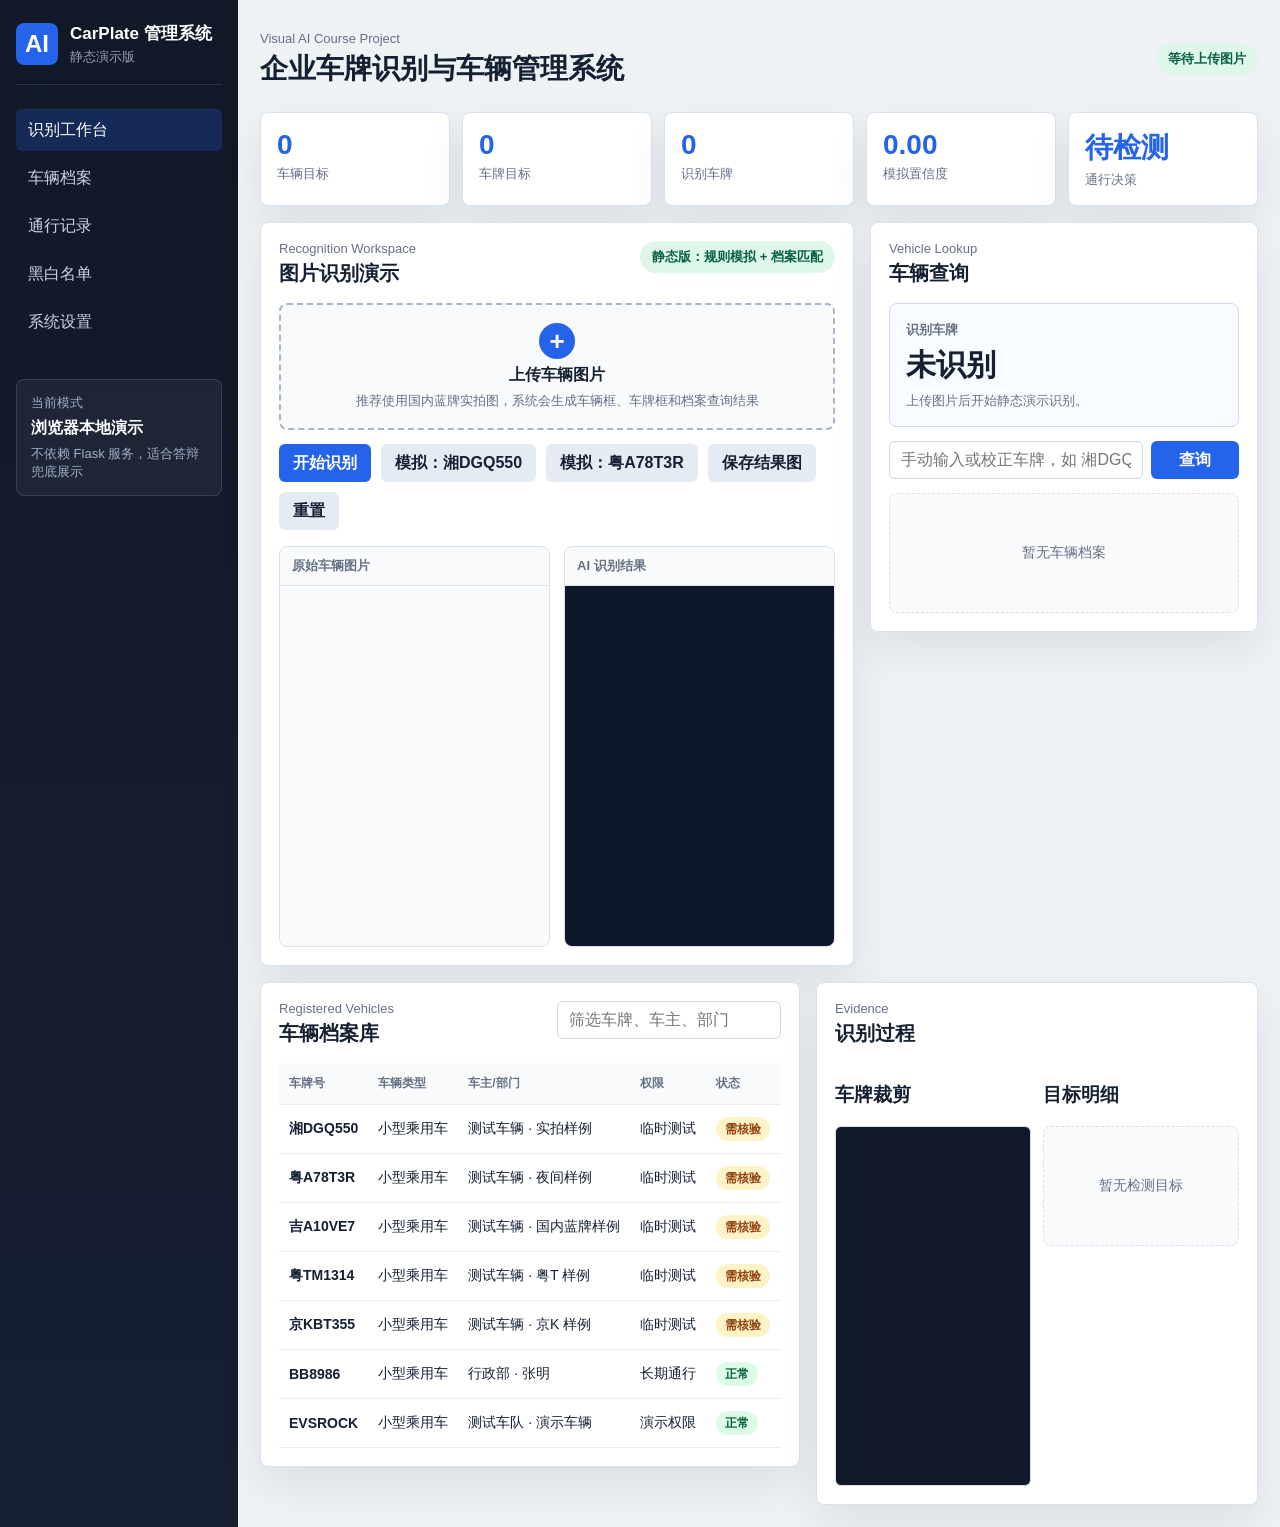
<file: static-demo.html>
<!doctype html>
<html lang="zh-CN">
  <head>
    <meta charset="utf-8" />
    <meta name="viewport" content="width=device-width, initial-scale=1" />
    <title>企业车牌识别与车辆管理系统 - 静态演示版</title>
    <style>
      :root {
        --bg: #eef2f5;
        --panel: #ffffff;
        --ink: #152033;
        --muted: #667085;
        --line: #d9e1ec;
        --blue: #2563eb;
        --blue-dark: #1d4ed8;
        --green: #16845b;
        --orange: #d97706;
        --red: #dc2626;
        --dark: #111827;
        --shadow: 0 18px 42px rgba(15, 23, 42, 0.08);
      }

      * { box-sizing: border-box; }
      body {
        margin: 0;
        min-height: 100vh;
        color: var(--ink);
        background: var(--bg);
        font-family: "Microsoft YaHei", "Segoe UI", Arial, sans-serif;
      }

      button, input { font: inherit; }
      button { cursor: pointer; }

      .shell {
        min-height: 100vh;
        display: grid;
        grid-template-columns: 238px minmax(0, 1fr);
      }

      .sidebar {
        padding: 22px 16px;
        color: #dbeafe;
        background: linear-gradient(180deg, #111827, #172033);
      }

      .brand {
        display: flex;
        gap: 12px;
        align-items: center;
        padding-bottom: 18px;
        border-bottom: 1px solid rgba(255, 255, 255, 0.12);
      }
      .mark {
        width: 42px;
        height: 42px;
        display: grid;
        place-items: center;
        border-radius: 8px;
        color: #fff;
        background: var(--blue);
        font-size: 24px;
        font-weight: 900;
      }
      .brand strong, .brand small { display: block; }
      .brand strong { color: #fff; font-size: 17px; }
      .brand small { margin-top: 3px; color: #94a3b8; }

      .nav {
        display: grid;
        gap: 6px;
        margin-top: 24px;
      }
      .nav button {
        height: 42px;
        border: 0;
        border-radius: 6px;
        color: #cbd5e1;
        background: transparent;
        text-align: left;
        padding: 0 12px;
      }
      .nav button.active, .nav button:hover {
        color: #fff;
        background: rgba(37, 99, 235, 0.24);
      }

      .operator {
        position: sticky;
        top: 20px;
        margin-top: 36px;
        padding: 14px;
        border: 1px solid rgba(255, 255, 255, 0.12);
        border-radius: 8px;
        background: rgba(255, 255, 255, 0.05);
      }
      .operator span, .operator strong, .operator small { display: block; }
      .operator span, .operator small { color: #9fb0c8; font-size: 13px; }
      .operator strong { margin: 6px 0; color: #fff; }

      .main {
        min-width: 0;
        padding: 22px;
        display: grid;
        gap: 16px;
      }

      .topbar {
        min-height: 74px;
        display: flex;
        align-items: center;
        justify-content: space-between;
        gap: 16px;
      }
      .topbar p, .section-head p {
        margin: 0;
        color: var(--muted);
        font-size: 13px;
      }
      .topbar h1, .section-head h2 {
        margin: 4px 0 0;
      }
      .topbar h1 { font-size: 28px; }
      .section-head h2 { font-size: 20px; }

      .pill {
        display: inline-flex;
        align-items: center;
        height: 32px;
        border-radius: 999px;
        padding: 0 12px;
        color: #065f46;
        background: #dff6ea;
        font-size: 13px;
        font-weight: 800;
        white-space: nowrap;
      }

      .stats {
        display: grid;
        grid-template-columns: repeat(5, minmax(0, 1fr));
        gap: 12px;
      }
      .card, .stat, .panel {
        border: 1px solid var(--line);
        border-radius: 8px;
        background: var(--panel);
        box-shadow: var(--shadow);
      }
      .stat { padding: 16px; }
      .stat strong {
        display: block;
        color: var(--blue);
        font-size: 28px;
      }
      .stat span {
        display: block;
        margin-top: 4px;
        color: var(--muted);
        font-size: 13px;
      }

      .work {
        display: grid;
        grid-template-columns: minmax(0, 1fr) 388px;
        gap: 16px;
        align-items: start;
      }
      .panel { padding: 18px; }
      .section-head {
        display: flex;
        justify-content: space-between;
        align-items: flex-start;
        gap: 12px;
        margin-bottom: 16px;
      }

      .drop {
        min-height: 118px;
        display: grid;
        place-items: center;
        gap: 6px;
        padding: 18px;
        border: 2px dashed #a8b5c5;
        border-radius: 8px;
        background: #f8fafc;
        text-align: center;
        cursor: pointer;
      }
      .drop:hover, .drop.dragging {
        border-color: var(--blue);
        background: #edf5ff;
      }
      .drop input { display: none; }
      .upload-icon {
        width: 36px;
        height: 36px;
        display: grid;
        place-items: center;
        border-radius: 50%;
        color: #fff;
        background: var(--blue);
        font-size: 26px;
        font-weight: 800;
      }
      .drop small { color: var(--muted); }

      .actions {
        display: flex;
        flex-wrap: wrap;
        gap: 10px;
        margin-top: 14px;
      }
      .primary, .secondary {
        height: 38px;
        border: 0;
        border-radius: 6px;
        padding: 0 14px;
        font-weight: 800;
      }
      .primary { color: #fff; background: var(--blue); }
      .primary:hover { background: var(--blue-dark); }
      .secondary { color: var(--ink); background: #e5ebf3; }

      .image-grid {
        display: grid;
        grid-template-columns: repeat(2, minmax(0, 1fr));
        gap: 14px;
        margin-top: 16px;
      }
      figure {
        margin: 0;
        border: 1px solid var(--line);
        border-radius: 8px;
        overflow: hidden;
        background: #f8fafc;
      }
      figcaption {
        padding: 10px 12px;
        border-bottom: 1px solid var(--line);
        color: var(--muted);
        font-size: 13px;
        font-weight: 800;
      }
      figure img, canvas {
        width: 100%;
        height: 360px;
        display: block;
        object-fit: contain;
        background: #0f172a;
      }
      figure img:not([src]) { display: none; }

      .readout {
        border: 1px solid #cfd9e7;
        border-radius: 8px;
        padding: 16px;
        background: #f8fbff;
      }
      .readout span, .readout p { color: var(--muted); }
      .readout span { font-size: 13px; font-weight: 800; }
      .readout strong {
        display: block;
        margin-top: 6px;
        font-size: 30px;
        letter-spacing: 0;
      }
      .readout p { margin: 6px 0 0; font-size: 13px; }

      .manual {
        margin-top: 14px;
        display: grid;
        grid-template-columns: minmax(0, 1fr) 88px;
        gap: 8px;
      }
      input[type="text"], input[type="search"] {
        height: 38px;
        border: 1px solid #cfd8e5;
        border-radius: 6px;
        padding: 0 11px;
        color: var(--ink);
        background: #fff;
      }

      .profile { margin-top: 14px; }
      .empty {
        min-height: 120px;
        display: grid;
        place-items: center;
        border: 1px dashed var(--line);
        border-radius: 8px;
        color: var(--muted);
        background: #f8fafc;
        font-size: 14px;
      }
      .profile-title {
        display: flex;
        align-items: center;
        justify-content: space-between;
        gap: 12px;
        margin-bottom: 12px;
      }
      .profile-title span { display: block; color: var(--muted); font-size: 13px; }
      .profile-title strong { display: block; margin-top: 2px; font-size: 26px; }
      .badge {
        display: inline-flex;
        align-items: center;
        height: 24px;
        border-radius: 999px;
        padding: 0 9px;
        font-size: 12px;
        font-style: normal;
        font-weight: 900;
      }
      .ok { color: #05603a; background: #dcfce7; }
      .warn { color: #92400e; background: #fef3c7; }
      .danger { color: #991b1b; background: #fee2e2; }

      .details { display: grid; gap: 8px; margin: 0; }
      .details div {
        display: grid;
        grid-template-columns: 88px minmax(0, 1fr);
        gap: 10px;
        padding: 9px 0;
        border-bottom: 1px solid #edf1f6;
      }
      .details dt { color: var(--muted); font-size: 13px; }
      .details dd { margin: 0; font-weight: 700; }

      .lower {
        display: grid;
        grid-template-columns: minmax(0, 1.1fr) minmax(360px, 0.9fr);
        gap: 16px;
        align-items: start;
      }
      .table-wrap { overflow-x: auto; }
      table { width: 100%; border-collapse: collapse; font-size: 14px; }
      th, td {
        padding: 12px 10px;
        border-bottom: 1px solid #e8eef5;
        text-align: left;
        white-space: nowrap;
      }
      th { color: var(--muted); font-size: 12px; background: #f8fafc; }
      tbody tr { cursor: pointer; }
      tbody tr:hover { background: #f8fbff; }

      .evidence {
        display: grid;
        grid-template-columns: repeat(2, minmax(0, 1fr));
        gap: 12px;
      }
      .list {
        display: grid;
        gap: 10px;
      }
      .item {
        border: 1px solid var(--line);
        border-radius: 8px;
        padding: 11px;
        background: #fbfcfe;
      }
      .item strong, .item span, .item small { display: block; }
      .item span { margin-top: 5px; color: var(--orange); font-weight: 800; }
      .item small { margin-top: 3px; color: var(--muted); }
      .plate-crop {
        width: 100%;
        aspect-ratio: 3 / 1;
        border: 1px solid var(--line);
        border-radius: 6px;
        background: #111827;
      }

      @media (max-width: 1180px) {
        .shell { grid-template-columns: 1fr; }
        .sidebar { display: none; }
        .work, .lower { grid-template-columns: 1fr; }
      }
      @media (max-width: 760px) {
        .main { padding: 12px; }
        .topbar, .section-head { display: grid; align-items: stretch; }
        .stats { grid-template-columns: repeat(2, minmax(0, 1fr)); }
        .image-grid, .evidence { grid-template-columns: 1fr; }
        figure img, canvas { height: 280px; }
      }
    </style>
  </head>
  <body>
    <div class="shell">
      <aside class="sidebar">
        <div class="brand">
          <div class="mark">AI</div>
          <div>
            <strong>CarPlate 管理系统</strong>
            <small>静态演示版</small>
          </div>
        </div>
        <nav class="nav">
          <button class="active">识别工作台</button>
          <button>车辆档案</button>
          <button>通行记录</button>
          <button>黑白名单</button>
          <button>系统设置</button>
        </nav>
        <div class="operator">
          <span>当前模式</span>
          <strong>浏览器本地演示</strong>
          <small>不依赖 Flask 服务，适合答辩兜底展示</small>
        </div>
      </aside>

      <main class="main">
        <header class="topbar">
          <div>
            <p>Visual AI Course Project</p>
            <h1>企业车牌识别与车辆管理系统</h1>
          </div>
          <span class="pill" id="mode">等待上传图片</span>
        </header>

        <section class="stats">
          <div class="stat"><strong id="vehicleCount">0</strong><span>车辆目标</span></div>
          <div class="stat"><strong id="plateCount">0</strong><span>车牌目标</span></div>
          <div class="stat"><strong id="ocrCount">0</strong><span>识别车牌</span></div>
          <div class="stat"><strong id="confidence">0.00</strong><span>模拟置信度</span></div>
          <div class="stat"><strong id="decision">待检测</strong><span>通行决策</span></div>
        </section>

        <section class="work">
          <div class="panel">
            <div class="section-head">
              <div>
                <p>Recognition Workspace</p>
                <h2>图片识别演示</h2>
              </div>
              <span class="pill">静态版：规则模拟 + 档案匹配</span>
            </div>

            <label class="drop" id="drop">
              <input id="file" type="file" accept="image/*" />
              <span class="upload-icon">+</span>
              <strong>上传车辆图片</strong>
              <small>推荐使用国内蓝牌实拍图，系统会生成车辆框、车牌框和档案查询结果</small>
            </label>

            <div class="actions">
              <button class="primary" id="detectBtn">开始识别</button>
              <button class="secondary" id="sampleXiang">模拟：湘DGQ550</button>
              <button class="secondary" id="sampleYue">模拟：粤A78T3R</button>
              <button class="secondary" id="downloadBtn">保存结果图</button>
              <button class="secondary" id="resetBtn">重置</button>
            </div>

            <div class="image-grid">
              <figure>
                <figcaption>原始车辆图片</figcaption>
                <img id="preview" alt="原始车辆图片预览" />
              </figure>
              <figure>
                <figcaption>AI 识别结果</figcaption>
                <canvas id="canvas"></canvas>
              </figure>
            </div>
          </div>

          <aside class="panel">
            <div class="section-head">
              <div>
                <p>Vehicle Lookup</p>
                <h2>车辆查询</h2>
              </div>
            </div>
            <div class="readout">
              <span>识别车牌</span>
              <strong id="plateText">未识别</strong>
              <p id="plateMessage">上传图片后开始静态演示识别。</p>
            </div>
            <div class="manual">
              <input id="manualPlate" type="text" placeholder="手动输入或校正车牌，如 湘DGQ550" />
              <button class="primary" id="manualBtn">查询</button>
            </div>
            <div class="profile" id="profile">
              <div class="empty">暂无车辆档案</div>
            </div>
          </aside>
        </section>

        <section class="lower">
          <div class="panel">
            <div class="section-head">
              <div>
                <p>Registered Vehicles</p>
                <h2>车辆档案库</h2>
              </div>
              <input id="fleetSearch" type="search" placeholder="筛选车牌、车主、部门" />
            </div>
            <div class="table-wrap">
              <table>
                <thead>
                  <tr>
                    <th>车牌号</th>
                    <th>车辆类型</th>
                    <th>车主/部门</th>
                    <th>权限</th>
                    <th>状态</th>
                    <th>最近通行</th>
                  </tr>
                </thead>
                <tbody id="fleetRows"></tbody>
              </table>
            </div>
          </div>

          <div class="panel">
            <div class="section-head">
              <div>
                <p>Evidence</p>
                <h2>识别过程</h2>
              </div>
            </div>
            <div class="evidence">
              <div>
                <h3>车牌裁剪</h3>
                <canvas class="plate-crop" id="plateCrop"></canvas>
              </div>
              <div>
                <h3>目标明细</h3>
                <div class="list" id="targetList">
                  <div class="empty">暂无检测目标</div>
                </div>
              </div>
            </div>
          </div>
        </section>
      </main>
    </div>

    <script>
      const fleet = [
        { plate: "湘DGQ550", type: "小型乘用车", owner: "测试车辆 · 实拍样例", permit: "临时测试", status: "需核验", lastSeen: "实拍测试 · RapidOCR", brand: "Volkswagen Lavida", color: "白色" },
        { plate: "粤A78T3R", type: "小型乘用车", owner: "测试车辆 · 夜间样例", permit: "临时测试", status: "需核验", lastSeen: "相似字符校正", brand: "Toyota Sedan", color: "白色" },
        { plate: "吉A10VE7", type: "小型乘用车", owner: "测试车辆 · 国内蓝牌样例", permit: "临时测试", status: "需核验", lastSeen: "中文车牌校正", brand: "Volkswagen Sedan", color: "白色" },
        { plate: "粤TM1314", type: "小型乘用车", owner: "测试车辆 · 粤T 样例", permit: "临时测试", status: "需核验", lastSeen: "省份前缀补全", brand: "Hyundai Sedan", color: "白色" },
        { plate: "京KBT355", type: "小型乘用车", owner: "测试车辆 · 京K 样例", permit: "临时测试", status: "需核验", lastSeen: "近似字符校正", brand: "Toyota Sedan", color: "白色" },
        { plate: "BB8986", type: "小型乘用车", owner: "行政部 · 张明", permit: "长期通行", status: "正常", lastSeen: "今天 08:42 · 南门", brand: "Mercedes-Benz", color: "深蓝色" },
        { plate: "EVSROCK", type: "小型乘用车", owner: "测试车队 · 演示车辆", permit: "演示权限", status: "正常", lastSeen: "今天 14:26 · 南门", brand: "EV Demo Car", color: "白色" }
      ];

      const ambiguous = { "4": "A", "8": "B", "1": "T", "5": "S", "0": "O" };
      const fileInput = document.querySelector("#file");
      const preview = document.querySelector("#preview");
      const canvas = document.querySelector("#canvas");
      const ctx = canvas.getContext("2d");
      const cropCanvas = document.querySelector("#plateCrop");
      const cropCtx = cropCanvas.getContext("2d");
      const mode = document.querySelector("#mode");
      const drop = document.querySelector("#drop");
      const targetList = document.querySelector("#targetList");
      const plateText = document.querySelector("#plateText");
      const plateMessage = document.querySelector("#plateMessage");
      const profile = document.querySelector("#profile");
      const manualPlate = document.querySelector("#manualPlate");
      let img = new Image();
      let ready = false;
      let simulatedPlate = "湘DGQ550";

      renderFleet(fleet);

      fileInput.addEventListener("change", () => loadFile(fileInput.files[0]));
      drop.addEventListener("dragover", (event) => { event.preventDefault(); drop.classList.add("dragging"); });
      drop.addEventListener("dragleave", () => drop.classList.remove("dragging"));
      drop.addEventListener("drop", (event) => {
        event.preventDefault();
        drop.classList.remove("dragging");
        loadFile(event.dataTransfer.files[0]);
      });
      document.querySelector("#detectBtn").addEventListener("click", () => runDetect(simulatedPlate));
      document.querySelector("#sampleXiang").addEventListener("click", () => { simulatedPlate = "湘DGQ550"; runDetect(simulatedPlate); });
      document.querySelector("#sampleYue").addEventListener("click", () => { simulatedPlate = "478T3R"; runDetect(simulatedPlate); });
      document.querySelector("#manualBtn").addEventListener("click", () => applyPlate(manualPlate.value || simulatedPlate, true));
      document.querySelector("#resetBtn").addEventListener("click", reset);
      document.querySelector("#downloadBtn").addEventListener("click", downloadResult);
      document.querySelector("#fleetSearch").addEventListener("input", (event) => {
        const keyword = event.target.value.trim().toUpperCase();
        renderFleet(fleet.filter((item) => JSON.stringify(item).toUpperCase().includes(keyword)));
      });

      function loadFile(file) {
        if (!file) return;
        const url = URL.createObjectURL(file);
        preview.src = url;
        img = new Image();
        img.onload = () => {
          ready = true;
          canvas.width = img.naturalWidth;
          canvas.height = img.naturalHeight;
          ctx.drawImage(img, 0, 0);
          mode.textContent = "图片已选择";
          clearResult();
        };
        img.src = url;
      }

      function runDetect(rawPlate) {
        if (!ready) {
          mode.textContent = "请先上传车辆图片";
          return;
        }
        canvas.width = img.naturalWidth;
        canvas.height = img.naturalHeight;
        ctx.drawImage(img, 0, 0);

        const w = canvas.width;
        const h = canvas.height;
        const vehicleBox = [Math.round(w * 0.08), Math.round(h * 0.22), Math.round(w * 0.92), Math.round(h * 0.90)];
        const plateBox = estimatePlateBox(w, h);
        const corrected = correctPlate(rawPlate);
        const targets = [
          { label: "车辆", confidence: 0.86, box: vehicleBox, color: "#16845b" },
          { label: "车牌", confidence: 0.91, box: plateBox, color: "#d97706", text: corrected }
        ];
        targets.forEach(drawBox);
        cropPlate(plateBox);
        renderTargets(targets, rawPlate, corrected);
        applyPlate(corrected, false, rawPlate);
        mode.textContent = "静态演示识别完成";
      }

      function estimatePlateBox(w, h) {
        const horizontal = w >= h;
        if (horizontal) {
          return [Math.round(w * 0.38), Math.round(h * 0.62), Math.round(w * 0.64), Math.round(h * 0.73)];
        }
        return [Math.round(w * 0.38), Math.round(h * 0.73), Math.round(w * 0.72), Math.round(h * 0.82)];
      }

      function drawBox(item) {
        const [x1, y1, x2, y2] = item.box;
        ctx.lineWidth = Math.max(3, Math.round(canvas.width / 280));
        ctx.strokeStyle = item.color;
        ctx.strokeRect(x1, y1, x2 - x1, y2 - y1);
        const text = item.text ? `${item.text} ${item.confidence.toFixed(2)}` : `${item.label} ${item.confidence.toFixed(2)}`;
        ctx.font = `${Math.max(18, Math.round(canvas.width / 46))}px Microsoft YaHei, Arial`;
        const tw = ctx.measureText(text).width + 18;
        const th = Math.max(32, Math.round(canvas.width / 34));
        ctx.fillStyle = item.color;
        ctx.fillRect(x1, Math.max(0, y1 - th), tw, th);
        ctx.fillStyle = "#fff";
        ctx.fillText(text, x1 + 9, Math.max(22, y1 - 9));
      }

      function cropPlate(box) {
        const [x1, y1, x2, y2] = box;
        cropCanvas.width = Math.max(1, x2 - x1);
        cropCanvas.height = Math.max(1, y2 - y1);
        cropCtx.drawImage(img, x1, y1, cropCanvas.width, cropCanvas.height, 0, 0, cropCanvas.width, cropCanvas.height);
      }

      function correctPlate(raw) {
        const clean = String(raw || "").toUpperCase().replace(/[\s·.-]/g, "");
        const exact = fleet.find((item) => item.plate === clean);
        if (exact) return exact.plate;
        const normalized = clean.split("").map((ch) => ambiguous[ch] || ch).join("");
        let best = null;
        let bestScore = 99;
        for (const item of fleet) {
          const core = item.plate.replace(/^[\u4e00-\u9fff]/, "");
          const score = distance(normalized, core);
          if (score < bestScore || core.endsWith(normalized)) {
            best = item;
            bestScore = core.endsWith(normalized) ? 0.2 : score;
          }
        }
        return best && bestScore <= 2 ? best.plate : clean;
      }

      function distance(a, b) {
        const dp = Array.from({ length: a.length + 1 }, () => Array(b.length + 1).fill(0));
        for (let i = 0; i <= a.length; i++) dp[i][0] = i;
        for (let j = 0; j <= b.length; j++) dp[0][j] = j;
        for (let i = 1; i <= a.length; i++) {
          for (let j = 1; j <= b.length; j++) {
            dp[i][j] = Math.min(
              dp[i - 1][j] + 1,
              dp[i][j - 1] + 1,
              dp[i - 1][j - 1] + (a[i - 1] === b[j - 1] ? 0 : 1)
            );
          }
        }
        return dp[a.length][b.length];
      }

      function applyPlate(value, manual, raw = "") {
        const corrected = correctPlate(value);
        const item = fleet.find((entry) => entry.plate === corrected);
        plateText.textContent = corrected || "未识别";
        manualPlate.value = corrected || "";
        document.querySelector("#vehicleCount").textContent = ready ? "1" : "0";
        document.querySelector("#plateCount").textContent = ready ? "1" : "0";
        document.querySelector("#ocrCount").textContent = corrected ? "1" : "0";
        document.querySelector("#confidence").textContent = ready ? "0.91" : "0.00";
        if (item) {
          const changed = raw && raw !== corrected;
          plateMessage.textContent = changed ? `原始识别 ${raw}，已按车辆档案校正。` : "已匹配车辆档案。";
          document.querySelector("#decision").textContent = item.status === "正常" ? "放行" : "核验";
          renderProfile(item);
        } else {
          plateMessage.textContent = manual ? "未在车辆档案库中找到，需要门岗人工登记。" : "识别成功，但未匹配车辆档案。";
          document.querySelector("#decision").textContent = "人工";
          profile.innerHTML = '<div class="empty">未找到车辆档案</div>';
        }
      }

      function renderProfile(item) {
        const cls = item.status === "正常" ? "ok" : item.status === "异常" ? "danger" : "warn";
        profile.innerHTML = `
          <div class="profile-title">
            <div><span>${item.type}</span><strong>${item.plate}</strong></div>
            <em class="badge ${cls}">${item.status}</em>
          </div>
          <dl class="details">
            <div><dt>车主/部门</dt><dd>${item.owner}</dd></div>
            <div><dt>品牌车型</dt><dd>${item.brand}</dd></div>
            <div><dt>车辆颜色</dt><dd>${item.color}</dd></div>
            <div><dt>通行权限</dt><dd>${item.permit}</dd></div>
            <div><dt>最近通行</dt><dd>${item.lastSeen}</dd></div>
          </dl>
        `;
      }

      function renderTargets(items, raw, corrected) {
        targetList.innerHTML = items.map((item, index) => `
          <article class="item">
            <strong>${index + 1}. ${item.label}</strong>
            <span>${item.text ? `OCR：${item.text}` : `置信度：${(item.confidence * 100).toFixed(1)}%`}</span>
            <small>${item.text && raw !== corrected ? `原始候选：${raw}` : `坐标：[${item.box.join(", ")}]`}</small>
          </article>
        `).join("");
      }

      function renderFleet(rows) {
        document.querySelector("#fleetRows").innerHTML = rows.map((item) => {
          const cls = item.status === "正常" ? "ok" : item.status === "异常" ? "danger" : "warn";
          return `<tr data-plate="${item.plate}">
            <td><strong>${item.plate}</strong></td>
            <td>${item.type}</td>
            <td>${item.owner}</td>
            <td>${item.permit}</td>
            <td><span class="badge ${cls}">${item.status}</span></td>
            <td>${item.lastSeen}</td>
          </tr>`;
        }).join("");
        document.querySelectorAll("#fleetRows tr").forEach((row) => {
          row.addEventListener("click", () => applyPlate(row.dataset.plate, true));
        });
      }

      function clearResult() {
        plateText.textContent = "未识别";
        plateMessage.textContent = "图片已加载，可以开始识别。";
        manualPlate.value = "";
        profile.innerHTML = '<div class="empty">暂无车辆档案</div>';
        targetList.innerHTML = '<div class="empty">暂无检测目标</div>';
        cropCanvas.width = 320;
        cropCanvas.height = 100;
        cropCtx.clearRect(0, 0, cropCanvas.width, cropCanvas.height);
        document.querySelector("#vehicleCount").textContent = "0";
        document.querySelector("#plateCount").textContent = "0";
        document.querySelector("#ocrCount").textContent = "0";
        document.querySelector("#confidence").textContent = "0.00";
        document.querySelector("#decision").textContent = "待检测";
      }

      function reset() {
        fileInput.value = "";
        preview.removeAttribute("src");
        ready = false;
        ctx.clearRect(0, 0, canvas.width, canvas.height);
        mode.textContent = "等待上传图片";
        clearResult();
      }

      function downloadResult() {
        if (!ready) return;
        const link = document.createElement("a");
        link.download = "static-carplate-demo-result.png";
        link.href = canvas.toDataURL("image/png");
        link.click();
      }
    </script>
  </body>
</html>
</file>
